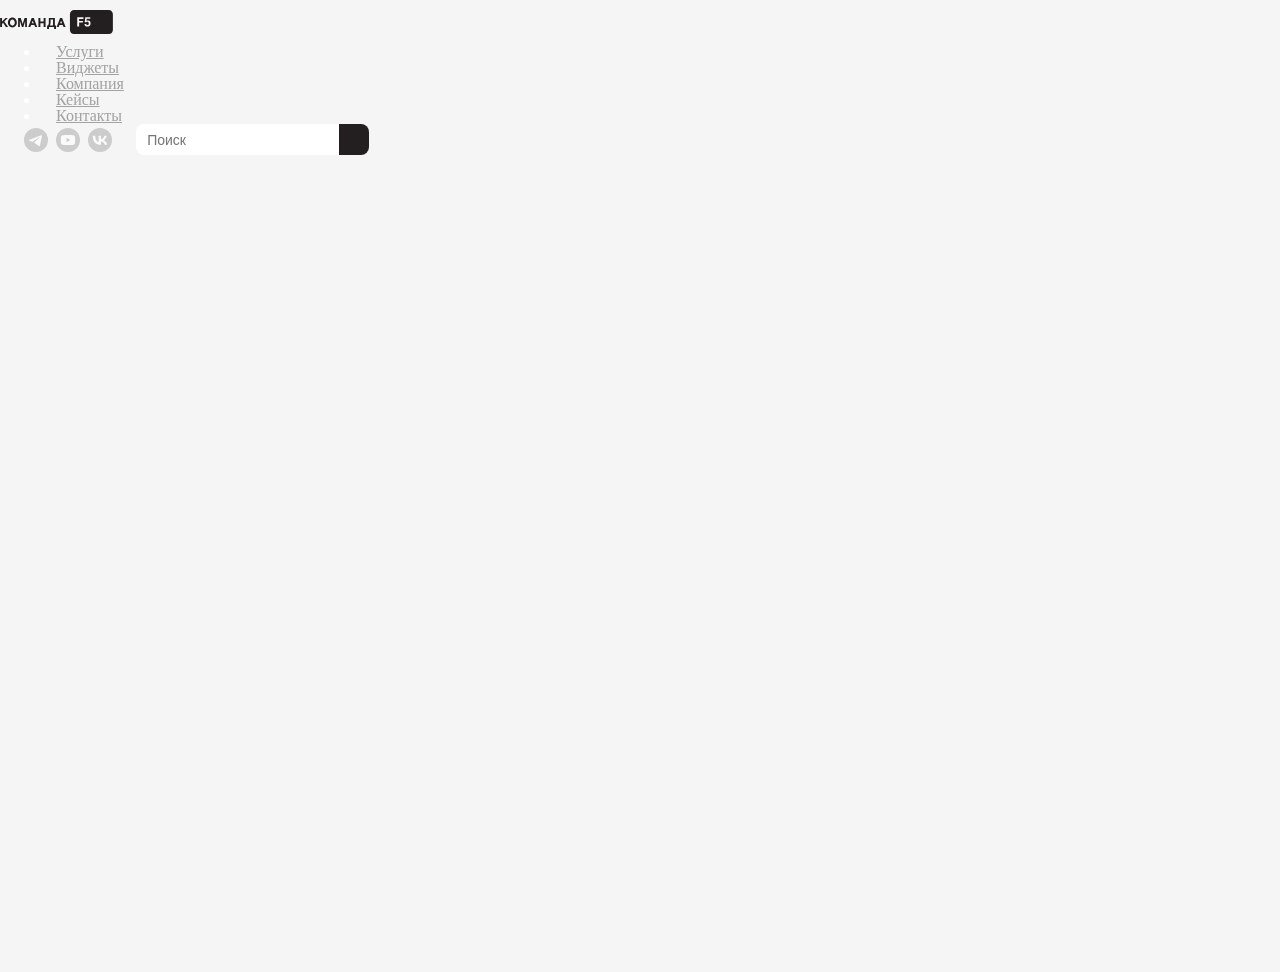
<file: index.html>
<!DOCTYPE html>
<html lang="en">
<head>
    <meta charset="UTF-8">
    <meta http-equiv="X-UA-Compatible" content="IE=edge">
    <meta name="viewport" content="width=device-width, initial-scale=1.0">
    <link type="Image/x-icon" href="/assets/images/favicon.ico" rel="icon">
    <!-- CSS only -->
    <link href="https://cdn.jsdelivr.net/npm/bootstrap@5.2.0/dist/css/bootstrap.min.css" rel="stylesheet" integrity="sha384-gH2yIJqKdNHPEq0n4Mqa/HGKIhSkIHeL5AyhkYV8i59U5AR6csBvApHHNl/vI1Bx" crossorigin="anonymous">
    <link rel="stylesheet" href="https://cdn.jsdelivr.net/npm/bootstrap-icons@1.9.1/font/bootstrap-icons.css" integrity="sha384-xeJqLiuOvjUBq3iGOjvSQSIlwrpqjSHXpduPd6rQpuiM3f5/ijby8pCsnbu5S81n" crossorigin="anonymous">
    <link rel="stylesheet" href="assets/css/style.css">
    <link rel="stylesheet" href="assets/css/adaptive.css">
    
    <title>Команда F5</title>
</head>

<body>
    

    <nav class="navbar navbar-expand-lg" id="nav">
        <div class="container-sm">
            <a class="logo" id="logo"></a>

            <div class="nav-more" id="nav-more">
                <div class="nav-more-icon"></div>    
            </div> 

            <div class="collapse navbar-collapse" id="navbarSupportedContent">
            
                <ul class="navbar-nav me-auto align-items-center" id="nav-inner">

                    <li class="nav-item">
                        <a class="nav-link" id="nav-item" href="#">Услуги</a>
                    </li>

                    <li class="nav-item">
                        <a class="nav-link" id="nav-item" href="#">Виджеты</a>
                    </li>

                    <li class="nav-item">
                        <a class="nav-link" id="nav-item" href="#">Компания</a>
                    </li>

                    <li class="nav-item">
                        <a class="nav-link" id="nav-item" href="#">Кейсы</a>
                    </li>

                    <li class="nav-item">
                        <a class="nav-link" id="nav-item" href="#">Контакты</a>
                    </li>

                </ul>

                <div id="nav-right">
                    <div class="social">

                    <a class="social_link" href="https://t.me/f5crm" target="_blank" title="Telegram">
                        <img class="social_icon" src="assets/images/social/tg.svg" alt="@f5crm">
                    </a>

                    <a class="social_link" href="https://www.youtube.com/channel/UCuko7VrPDNp9SisfUkXwygA/videos" target="_blank" title="YouTube">
                        <img class="social_icon" src="assets/images/social/yt.svg" alt="YouTube">
                    </a>

                    <a class="social_link" href="https://vk.com/comf5ru" target="_blank" title="ВКонтакте">
                        <img class="social_icon" src="assets/images/social/vk.svg" alt="comf5ru">
                    </a>

                    </div>

                    <form class="search" id="search" role="search">           
                        <input class="form-control me-2" id="search_box" type="search" placeholder="Поиск" aria-label="Search">
                        <div class="input-group-append"><button id="search_btn"><i id="search_icon" class="bi bi-search"></i></button></div>
                    </form>
                </div>
            </div>

        </div>
    </nav>


    
<!--------- INTRO --------->


    <section class="intro" id="intro">
        <div class="container-sm text-center h-100">
            <div class="row h-100" id="intro_inner">

                        <a id="intro_block" class="intro-item-1">
                            <div class="intro_content">
                                <div class="intro_content-grad"></div>
                                <img src="assets/images/intro_content/bg-1.png" class="intro_content-bg" alt="bg">
                                <div class="intro_content-title">Виджеты</div>
                            </div>
                            
                        </a>

                        <a id="intro_block" class="intro-item-2">
                            <div class="intro_content">
                                <div class="intro_content-grad"></div>
                                <img src="assets/images/intro_content/bg-1.png" class="intro_content-bg" alt="bg">
                                <div class="intro_content-title">Услуги</div>
                            </div>
                        </a>

                        <a id="intro_block" class="intro-item-3">
                            <div class="intro_content">
                                <div class="intro_content-grad"></div>
                                <img src="assets/images/intro_content/bg-3.jpg" class="intro_content-bg" alt="bg">
                                <div class="intro_content-title">Компания</div>
                            </div>
                        </a>

                        <a id="intro_block" class="intro-item-4">
                            <div class="intro_content">
                                <div class="intro_content-grad"></div>
                                <img src="assets/images/intro_content/bg-4.jpg" class="intro_content-bg" alt="bg">
                                <div class="intro_content-title">Кейсы</div>
                            </div>
                        </a>

                        <a id="intro_block" class="intro-item-5">
                            <div class="intro_content">
                                <div class="intro_content-grad"></div>
                                <img src="assets/images/intro_content/bg-1.png" class="intro_content-bg" alt="bg">
                                <div class="intro_content-title">Контакты</div>
                            </div>
                        </a>

                        <a id="intro_block" class="intro-item-6">
                            <div class="intro_content">
                                <div class="intro_content-grad"></div>
                                <img src="assets/images/intro_content/bg-2.jpg" class="intro_content-bg" alt="bg">
                                <div class="intro_content-title">Блог</div>
                                
                            </div>
                        </a>

                
            </div>
        </div>

    </section>



    <!-- JavaScript Bundle with Popper -->
    <script src="https://ajax.googleapis.com/ajax/libs/jquery/3.6.0/jquery.min.js"></script>
    <script src="assets/js/main.js"></script>
    <script src="https://cdn.jsdelivr.net/npm/bootstrap@5.2.0/dist/js/bootstrap.bundle.min.js" integrity="sha384-A3rJD856KowSb7dwlZdYEkO39Gagi7vIsF0jrRAoQmDKKtQBHUuLZ9AsSv4jD4Xa" crossorigin="anonymous"></script>
</body>
</html>
</file>
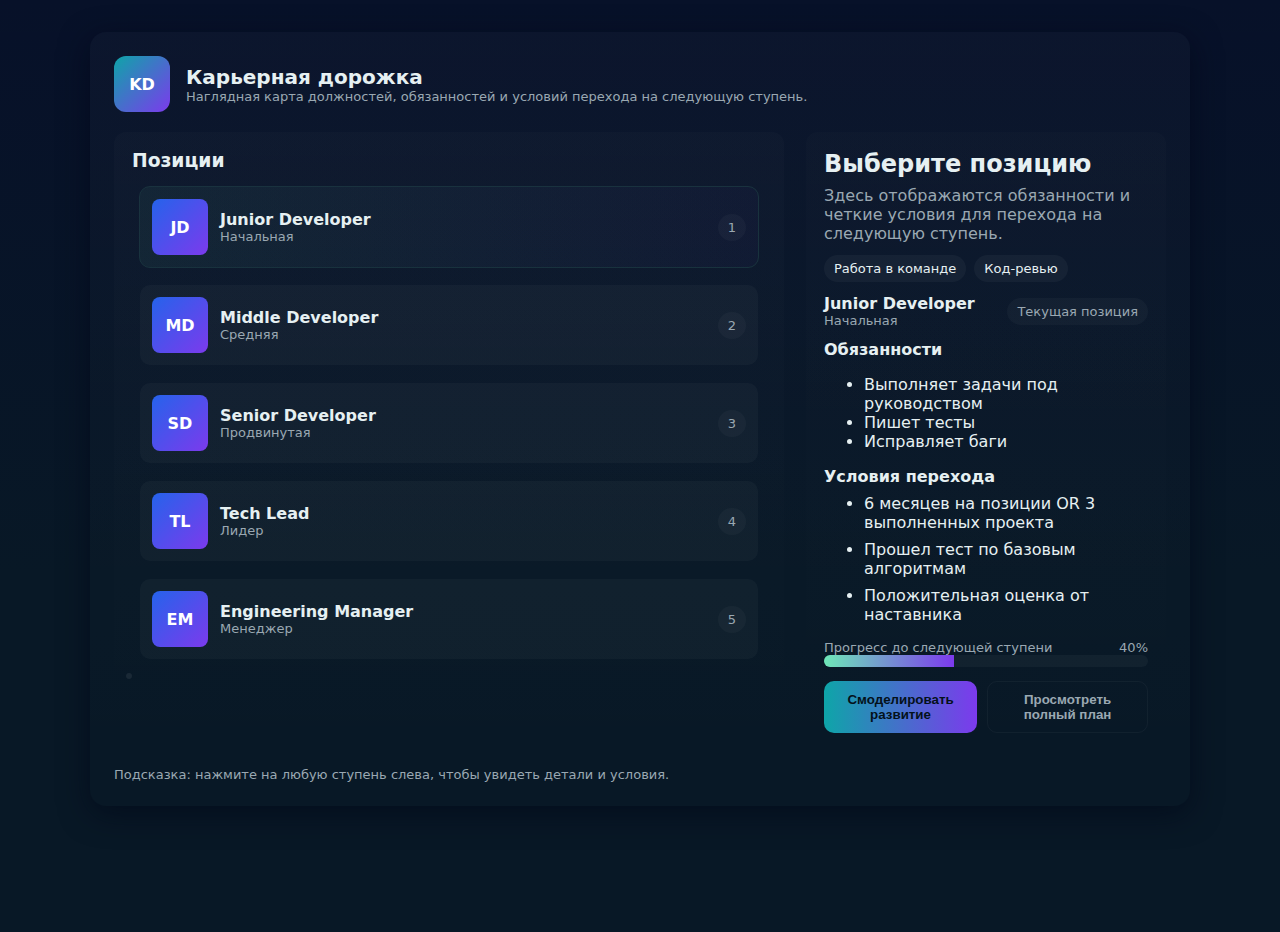
<file: career_path_module.html>
<!doctype html>
<html lang="ru">
<head>
  <meta charset="utf-8" />
  <meta name="viewport" content="width=device-width,initial-scale=1" />
  <title>Карьерная дорожка — интерактивный модуль</title>
  <style>
    :root{--bg:#0f1724;--card:#0b1220;--accent:#6ee7b7;--muted:#9aa8b2;--glass:rgba(255,255,255,0.03);--glass-2:rgba(255,255,255,0.04)}
    *{box-sizing:border-box}html,body{height:100%;margin:0;font-family:Inter, ui-sans-serif, system-ui, -apple-system, "Segoe UI", Roboto, "Helvetica Neue", Arial;color:#e6f0f2;background:linear-gradient(180deg,#071129 0%, #081826 60%);}
    .wrap{max-width:1100px;margin:32px auto;padding:24px;border-radius:16px;background:linear-gradient(180deg,rgba(255,255,255,0.02),transparent);box-shadow:0 8px 30px rgba(2,6,23,0.6);} 
    header{display:flex;align-items:center;gap:16px;margin-bottom:18px}
    .logo{width:56px;height:56px;border-radius:12px;background:linear-gradient(135deg,#0ea5a8,#7c3aed);display:flex;align-items:center;justify-content:center;color:white;font-weight:700}
    h1{font-size:20px;margin:0}
    p.lead{margin:0;color:var(--muted);font-size:13px}

    .layout{display:grid;grid-template-columns:1fr 360px;gap:22px;margin-top:20px}

    /* timeline */
    .timeline{background:linear-gradient(180deg,rgba(255,255,255,0.015),transparent);padding:18px;border-radius:12px}
    .steps{display:flex;flex-direction:column;gap:18px;padding:8px}
    .step{display:grid;grid-template-columns:56px 1fr auto;gap:12px;align-items:center;padding:12px;border-radius:10px;background:var(--glass);cursor:pointer;transition:transform .18s ease,box-shadow .18s;}
    .step:hover{transform:translateY(-6px);box-shadow:0 12px 30px rgba(2,6,23,0.45)}
    .step.active{background:linear-gradient(90deg,rgba(110,231,183,0.06),rgba(124,58,237,0.03));outline:1px solid rgba(110,231,183,0.12)}
    .avatar{width:56px;height:56px;border-radius:8px;background:linear-gradient(135deg,#2563eb,#7c3aed);display:flex;align-items:center;justify-content:center;color:white;font-weight:700}
    .meta{display:flex;flex-direction:column}
    .title{font-weight:600}
    .subtitle{font-size:13px;color:var(--muted)}
    .badge{padding:6px 10px;border-radius:999px;background:rgba(255,255,255,0.03);font-size:13px;color:var(--muted)}

    /* detail panel */
    .panel{background:linear-gradient(180deg,rgba(255,255,255,0.01),transparent);padding:18px;border-radius:12px;height:100%;display:flex;flex-direction:column}
    .panel h2{margin:0 0 8px 0}
    .panel .desc{color:var(--muted);margin-bottom:12px}
    .chips{display:flex;gap:8px;flex-wrap:wrap;margin-bottom:12px}
    .chip{padding:6px 10px;border-radius:999px;background:var(--glass-2);font-size:13px}
    .criteria{margin-top:8px}
    .criteria li{margin-bottom:8px}

    .progress-wrap{margin-top:14px}
    .progress{height:12px;background:rgba(255,255,255,0.04);border-radius:999px;overflow:hidden}
    .bar{height:100%;width:0%;background:linear-gradient(90deg,var(--accent),#7c3aed);transition:width .6s cubic-bezier(.2,.9,.2,1)}

    .actions{display:flex;gap:10px;margin-top:14px}
    .btn{padding:10px 12px;border-radius:10px;border:0;background:linear-gradient(90deg,#0ea5a8,#7c3aed);color:#04111a;font-weight:700;cursor:pointer}
    .btn.secondary{background:transparent;border:1px solid rgba(255,255,255,0.04);color:var(--muted)}

    /* small responsive */
    @media (max-width:980px){.layout{grid-template-columns:1fr;}.panel{order:2}}

    /* modal */
    .modal{position:fixed;inset:0;display:none;align-items:center;justify-content:center;background:linear-gradient(180deg,rgba(2,6,23,0.6),rgba(2,6,23,0.8));z-index:60}
    .modal.open{display:flex}
    .modal-card{width:680px;max-width:95%;background:#061024;padding:18px;border-radius:12px;box-shadow:0 20px 60px rgba(2,6,23,0.6)}
    .close{background:transparent;border:0;color:var(--muted);font-weight:700;padding:6px 8px;border-radius:8px;cursor:pointer}

    /* subtle timeline line */
    .line{position:relative;margin-left:28px;margin-top:6px}
    .dot{position:absolute;left:-34px;top:0;width:6px;height:6px;border-radius:50%;background:rgba(255,255,255,0.07)}

    footer{margin-top:16px;color:var(--muted);font-size:13px}
  </style>
</head>
<body>
  <div class="wrap" role="application" aria-label="Модуль Карьерная дорожка">
    <header>
      <div class="logo">KD</div>
      <div>
        <h1>Карьерная дорожка</h1>
        <p class="lead">Наглядная карта должностей, обязанностей и условий перехода на следующую ступень.</p>
      </div>
    </header>

    <div class="layout">
      <section class="timeline" aria-labelledby="timeline-title">
        <h3 id="timeline-title" style="margin:0 0 8px 0">Позиции</h3>
        <div class="steps" id="steps"></div>
        <div class="line" aria-hidden="true"><div class="dot"></div></div>
      </section>

      <aside class="panel" aria-labelledby="detail-title">
        <h2 id="detail-title">Выберите позицию</h2>
        <div class="desc">Здесь отображаются обязанности и четкие условия для перехода на следующую ступень.</div>

        <div id="detail-content" aria-live="polite">
          <div class="chips" id="tags"></div>
          <div style="display:flex;gap:12px;align-items:center;justify-content:space-between">
            <div>
              <div style="font-weight:700" id="position-name">—</div>
              <div class="subtitle" id="position-level">—</div>
            </div>
            <div class="badge" id="position-status">Статус</div>
          </div>

          <div style="margin-top:12px">
            <strong>Обязанности</strong>
            <ul id="responsibilities"></ul>
          </div>

          <div style="margin-top:8px">
            <strong>Условия перехода</strong>
            <ul id="criteria" class="criteria"></ul>
          </div>

          <div class="progress-wrap">
            <div style="display:flex;justify-content:space-between;font-size:13px;color:var(--muted)">
              <div>Прогресс до следующей ступени</div>
              <div id="progress-percent">0%</div>
            </div>
            <div class="progress"><div class="bar" id="progress-bar"></div></div>
          </div>

          <div class="actions">
            <button class="btn" id="simulate">Смоделировать развитие</button>
            <button class="btn secondary" id="open-modal">Просмотреть полный план</button>
          </div>
        </div>
      </aside>
    </div>

    <footer>Подсказка: нажмите на любую ступень слева, чтобы увидеть детали и условия.</footer>
  </div>

  <div class="modal" id="modal" role="dialog" aria-modal="true" aria-label="Полный план карьерной дорожки">
    <div class="modal-card">
      <div style="display:flex;justify-content:space-between;align-items:center;margin-bottom:10px">
        <strong>Полный план карьерной дорожки</strong>
        <button class="close" id="close-modal">✕</button>
      </div>
      <div id="modal-body" style="max-height:60vh;overflow:auto"></div>
    </div>
  </div>

  <script>
    // Данные — замените на реальные из вашей компании
    const positions = [
      {
        id: 'junior', title: 'Junior Developer', level: 'Начальная', tags: ['Работа в команде','Код-ревью'],
        responsibilities: ['Выполняет задачи под руководством', 'Пишет тесты', 'Исправляет баги'],
        criteria: ['6 месяцев на позиции OR 3 выполненных проекта', 'Прошел тест по базовым алгоритмам', 'Положительная оценка от наставника']
      },
      {
        id: 'middle', title: 'Middle Developer', level: 'Средняя', tags: ['Автономность','Архитектура'],
        responsibilities: ['Разрабатывает фичи среднего уровня', 'Помогает младшим коллегам', 'Проводит код-ревью'],
        criteria: ['12 месяцев опыта или 5 успешных релизов', 'Умение проектировать компоненты', 'Хорошие оценки по продуктивности']
      },
      {
        id: 'senior', title: 'Senior Developer', level: 'Продвинутая', tags: ['Лидство','Оптимизация'],
        responsibilities: ['Оптимизирует архитектуру', 'Ведет сложные задачи', 'Принимает технические решения'],
        criteria: ['Ведение проекта в роли тим-лида', 'Менторство над 3+ сотрудниками', 'Вклад в стратегию команды']
      },
      {
        id: 'lead', title: 'Tech Lead', level: 'Лидер', tags: ['Стратегия','Руководство'],
        responsibilities: ['Руководит техническим направлением', 'Принимает архитектурные решения','Координирует несколько команд'],
        criteria: ['Успешные проекты под руководством', 'Навыки коммуникации и управления', 'Высокая оценка стейкхолдеров']
      },
      {
        id: 'manager', title: 'Engineering Manager', level: 'Менеджер', tags: ['HR','Бюджетирование'],
        responsibilities: ['Управление командой','Ресурсы и планирование','Развитие сотрудников'],
        criteria: ['Опыт управления командой', 'Умение проводить performance review', 'Навыки найма и бюджетирования']
      }
    ];

    const stepsEl = document.getElementById('steps');
    const nameEl = document.getElementById('position-name');
    const levelEl = document.getElementById('position-level');
    const tagsEl = document.getElementById('tags');
    const respEl = document.getElementById('responsibilities');
    const critEl = document.getElementById('criteria');
    const statusEl = document.getElementById('position-status');
    const progBar = document.getElementById('progress-bar');
    const progPct = document.getElementById('progress-percent');
    const modal = document.getElementById('modal');
    const modalBody = document.getElementById('modal-body');

    let activeId = positions[0].id;

    function renderSteps(){
      stepsEl.innerHTML = '';
      positions.forEach((p, idx) =>{
        const step = document.createElement('div');
        step.className = 'step' + (p.id===activeId? ' active':'');
        step.setAttribute('role','button');
        step.setAttribute('tabindex','0');
        step.innerHTML = `
          <div class="avatar">${p.title.split(' ').map(w=>w[0]).slice(0,2).join('')}</div>
          <div class="meta">
            <div class="title">${p.title}</div>
            <div class="subtitle">${p.level}</div>
          </div>
          <div class="badge">${idx+1}</div>
        `;
        step.addEventListener('click', ()=>select(p.id));
        step.addEventListener('keydown', (e)=>{ if(e.key==='Enter' || e.key===' ') select(p.id); });
        stepsEl.appendChild(step);
      });
    }

    function select(id){
      activeId = id;
      const p = positions.find(x=>x.id===id);
      renderSteps();

      nameEl.textContent = p.title;
      levelEl.textContent = p.level;
      statusEl.textContent = 'Текущая позиция';

      tagsEl.innerHTML = '';
      p.tags.forEach(t=>{const c=document.createElement('div');c.className='chip';c.textContent=t;tagsEl.appendChild(c)});

      respEl.innerHTML = '';
      p.responsibilities.forEach(r=>{const li=document.createElement('li');li.textContent=r;respEl.appendChild(li)});

      critEl.innerHTML = '';
      p.criteria.forEach(c=>{const li=document.createElement('li');li.textContent=c;critEl.appendChild(li)});

      // mock progress based on position index
      const idx = positions.findIndex(x=>x.id===id);
      const percent = Math.round((idx/ (positions.length-1))*30 + 40); // visual mapping
      progBar.style.width = percent + '%';
      progPct.textContent = percent + '%';
    }

    // modal full plan
    function openModal(){
      modal.classList.add('open');
      modalBody.innerHTML = '';
      positions.forEach((p, i)=>{
        const wrap = document.createElement('div');
        wrap.style.padding='12px';wrap.style.borderBottom='1px solid rgba(255,255,255,0.02)';
        wrap.innerHTML = `
          <div style="display:flex;justify-content:space-between;align-items:center;gap:12px">
            <div>
              <div style="font-weight:700">${i+1}. ${p.title}</div>
              <div style="color:var(--muted);font-size:13px">${p.level}</div>
            </div>
            <div style="text-align:right">
              <div style="font-size:13px;color:var(--muted)">Ключевые обязанности</div>
              <div style="font-size:13px">${p.responsibilities.slice(0,2).join(', ')}${p.responsibilities.length>2? '...' : ''}</div>
            </div>
          </div>
          <div style="margin-top:8px;color:var(--muted);font-size:13px"><strong>Условия перехода:</strong> ${p.criteria.join('; ')}</div>
        `;
        modalBody.appendChild(wrap);
      });
    }

    document.getElementById('open-modal').addEventListener('click', openModal);
    document.getElementById('close-modal').addEventListener('click', ()=>modal.classList.remove('open'));
    modal.addEventListener('click',(e)=>{ if(e.target===modal) modal.classList.remove('open'); });

    // simulate progression: increment progress
    document.getElementById('simulate').addEventListener('click', ()=>{
      const idx = positions.findIndex(x=>x.id===activeId);
      let cur = parseInt(progBar.style.width) || 0;
      cur = Math.min(100, cur + Math.round(10 + Math.random()*20));
      progBar.style.width = cur + '%';
      progPct.textContent = cur + '%';

      // if progress reaches 100, auto-advance to next if exists
      if(cur >= 85 && idx < positions.length -1){
        const next = positions[idx+1];
        setTimeout(()=>{
          select(next.id);
          // small celebratory effect
          flashBadge(idx+1);
        }, 500);
      }
    });

    function flashBadge(index){
      const badges = document.querySelectorAll('.step .badge');
      if(badges[index]){
        badges[index].style.transition='transform .36s ease, background .36s';
        badges[index].style.transform='scale(1.2)';
        setTimeout(()=>{badges[index].style.transform='';},600);
      }
    }

    // initial render
    renderSteps();
    select(activeId);

    // accessibility: keyboard shortcuts
    document.addEventListener('keydown',(e)=>{
      const idx = positions.findIndex(x=>x.id===activeId);
      if(e.key==='ArrowRight' && idx < positions.length-1) select(positions[idx+1].id);
      if(e.key==='ArrowLeft' && idx > 0) select(positions[idx-1].id);
    });
  </script>
</body>
</html>
</file>
<file: assets/css/style.css>
body {
  color: #fff;
  font-family: 'Circe';
  font-size: 16px;
  font-weight: normal;
  line-height: 100%;
}

* {
  margin: 0;
  padding: 0;
}

*:after
*:before {
  box-sizing: border-box;
}

.p-3 {
  padding: 40px 0 !important;
}

/* ========== NAVBAR ========== */
#logo {
  background: url("../images/logo.png") center center no-repeat transparent;
  background-image: url("../images/logo.svg"), -khtml-linear-gradient(transparent, transparent);
  background-image: url("../images/logo.svg"), -webkit-linear-gradient(transparent, transparent);
  background-image: url("../images/logo.svg"), url("../images/logo.png");
  background-image: url("../images/logo.svg"), -ms-linear-gradient(transparent, transparent);
  background-image: url("../images/logo.svg"), linear-gradient(transparent, transparent);
  background-image: url("../images/logo.svg"), -o-linear-gradient(transparent, transparent);
  background-repeat: no-repeat, no-repeat;
  -moz-background-size: 0 0, 100% 100%;
  background-size: 100% 100%, 0 0;
  display: block;
  height: 24px;
  width: 113px;
  cursor: pointer;
  margin: 10px 0;
}

#nav {
  position: fixed;
  top: 0;
  right: 0;
  left: 0;
  z-index: 1000;
}
#nav-inner {
  margin-left: 40px;
}
#nav-item {
  font-size: 16px;
  font-weight: 300;
  padding: 0.5em 1em;
  color: #a3a3a3;
}
#nav-item:hover {
  color: #14d181;
}
#nav-right {
  display: flex;
  flex-direction: row;
}

.nav-more {
  position: relative;
  justify-content: center;
  align-items: center;
  width: 24px;
  height: 24px;
  cursor: pointer;
  transition: all .3s ease-in-out;
  display: none;
}
.nav-more-icon {
  width: 20px;
  height: 1px;
  background: #231F20;
  border-radius: 5px;
  transition: all .3s ease-in-out;
}
.nav-more-icon:before, .nav-more-icon::after {
  content: '';
  position: absolute;
  width: 20px;
  height: 1px;
  background: #231F20;
  border-radius: 5px;
  transition: all .3s ease-in-out;
}
.nav-more-icon::before {
  transform: translateY(-5px);
}
.nav-more-icon::after {
  transform: translateY(5px);
}
.nav-more.active .nav-more-icon {
  transform: translateX(-20px);
  background: transparent;
}
.nav-more.active .nav-more-icon::before {
  transform: rotate(45deg) translate(15px, -15px);
}
.nav-more.active .nav-more-icon::after {
  transform: rotate(-45deg) translate(15px, 15px);
}

.social {
  display: flex;
  align-items: center;
  flex-direction: row;
  margin: 0px 20px;
}
.social_link {
  width: 24px;
  height: 24px;
  margin: 0 4px;
  border-radius: 24px;
  background-color: #a3a3a3;
  align-items: center;
  opacity: .5;
  transition: opacity .3s ease-in-out;
}
.social_link:hover {
  opacity: 1;
}
.social_icon {
  width: 100%;
  height: auto;
}

#search {
  display: flex;
  flex-direction: row;
  border-radius: 0.5em;
  overflow: hidden;
}
#search_bar {
  padding: 8px;
}
#search_box {
  width: 100%;
  border-radius: 0;
  padding: 8px 0.8em 7px;
  font-size: 14px;
  font-weight: 300;
  border: 0;
  margin-right: 0 !important;
}
#search_box:focus {
  box-shadow: none;
}
#search_btn {
  text-align: start;
  margin: auto;
  height: 100%;
  border: 0;
  padding: 0 1.2em 0 1em;
  background-color: #231F20;
}
#search_icon {
  color: #fff;
  font-size: 14px;
}

/* ========== INTRO ==========*/
.intro {
  width: 100%;
  margin: 0 auto;
  height: 100vh;
  display: flex;
  align-items: center;
  flex-direction: column;
  padding-top: 52px;
}
.intro-item-1 {
  grid-column: 1 / 5;
  grid-row: 1 / 3;
}
.intro-item-2 {
  grid-column: 5 / 9;
  grid-row: 1 / 3;
}
.intro-item-3 {
  grid-column: 1 / 4;
  grid-row: 3 / 5;
}
.intro-item-4 {
  grid-column: 9 / 12;
  grid-row: 1 / 3;
}
.intro-item-5 {
  grid-column: 9 / 12;
  grid-row: 3 / 5;
}
.intro-item-6 {
  grid-column: 4 / 9;
  grid-row: 3 / 5;
}
.intro_content {
  position: relative;
  width: 100%;
  height: 100%;
  display: flex;
  justify-content: center;
  align-items: center;
  margin: 0 auto;
  cursor: pointer;
  z-index: 1;
  overflow: hidden;
  border-radius: 1em;
  background-color: white;
  font-weight: 300;
  font-size: 20px;
  transition: all .3s ease-in-out;
}
.intro_content-grad {
  width: 100%;
  height: 100%;
  position: absolute;
  z-index: 3;
  background: linear-gradient(45deg, rgba(35, 31, 32, 0.05), rgba(35, 31, 32, 0.05) 100%), linear-gradient(0deg, whitesmoke 0%, rgba(245, 245, 245, 0.8) 100%);
  transition: all .6s ease-in-out;
}
.intro_content-bg {
  z-index: 1;
  position: absolute;
  width: 200%;
  height: auto;
  background-size: cover 20%;
  margin-top: 10%;
  transition: all .8s ease-in-out;
}
.intro_content-title {
  position: absolute;
  z-index: 4;
  font-weight: 400;
  color: #231F20;
  text-transform: uppercase;
  transform: translate3d(0px, 0px, 0px) scale3d(1, 1, 1) rotateX(0deg) rotateY(0deg) rotateZ(0deg) skew(0deg, 0deg);
  transform-style: preserve-3d;
  transition: .3s ease-in-out;
}
.intro_content:hover {
  z-index: 3;
}
.intro_content:hover .intro_content-bg {
  margin-top: 0;
}
.intro_content:hover .intro_content-grad {
  background: linear-gradient(45deg, rgba(35, 31, 32, 0.6), rgba(35, 31, 32, 0.6) 100%), linear-gradient(0deg, whitesmoke 0%, rgba(245, 245, 245, 0.8) 100%);
}
.intro_content:hover .intro_content-title {
  color: #fff;
  transform: translate3d(0px, 0px, 0px) scale3d(1.1, 1.1, 1.1) rotateX(0deg) rotateY(0deg) rotateZ(0deg) skew(0deg, 0deg);
  transform-style: preserve-3d;
}

#intro {
  background-color: #1C191A;
  padding-bottom: 20px;
  background: #f5f5f5;
  background-size: 400% 400%;
  animation: gradient 15s ease infinite;
}
#intro_row {
  height: 33.333333%;
}
#intro_block {
  padding: 8px;
  color: #fff;
  text-decoration: none;
}
#intro_inner {
  display: grid;
  grid-template-columns: repeat(11, 1fr);
}

/* ========== SECTION ========== */
.section {
  height: 100vh;
  display: flex;
  flex-direction: column;
  text-align: center;
  align-items: center;
  margin: 0 auto;
  padding: 48px 24px;
}
</file>
<file: assets/css/adaptive.css>
@media (max-width: 992px) {
  .nav-more {
    display: flex;
  }
  .nav-item {
    width: 100%;
    text-align: center;
  }
  .nav-link {
    padding: 10px 0 !important;
  }

  #nav {
    background-color: #f5f5f5;
  }
  #nav-inner {
    margin-left: 0;
  }
  #nav-right {
    flex-direction: column;
    align-items: center;
  }

  .social {
    margin: 10px 0;
  }

  #search {
    margin: 10px 0;
  }

  .intro {
    padding-top: 60px;
  }
  .intro-item-1 {
    grid-column: 6 / 12;
    grid-row: 1 / 2;
  }
  .intro-item-2 {
    grid-column: 1 / 6;
    grid-row: 1 / 2;
  }
  .intro-item-3 {
    grid-column: 1 / 5;
    grid-row: 3 / 4;
  }
  .intro-item-4 {
    grid-column: 1 / 8;
    grid-row: 2 / 3;
  }
  .intro-item-5 {
    grid-column: 8 / 12;
    grid-row: 2 / 3;
  }
  .intro-item-6 {
    grid-column: 5 / 12;
    grid-row: 3 / 4;
  }
  .intro_content {
    font-size: 16px;
  }
}
@media (max-width: 768px) {
  #intro_inner {
    display: grid;
  }

  .intro {
    padding-top: 60px;
  }
  .intro-item-1 {
    grid-column: 6 / 12;
    grid-row: 1 / 3;
  }
  .intro-item-2 {
    grid-column: 1 / 6;
    grid-row: 1 / 3;
  }
  .intro-item-3 {
    grid-column: 5 / 9;
    grid-row: 3 / 4;
  }
  .intro-item-4 {
    grid-column: 1 / 5;
    grid-row: 3 / 4;
  }
  .intro-item-5 {
    grid-column: 9 / 12;
    grid-row: 3 / 4;
  }
  .intro-item-6 {
    grid-column: 1 / 12;
    grid-row: 4 / 6;
  }
  .intro_content {
    font-size: 14px;
  }
}
@media (max-width: 576px) {
  #nav {
    padding: 8px 16px !important;
  }

  .intro {
    height: 200vh;
    padding: 60px 16px 20px 16px;
  }
  .intro-item-1 {
    grid-column: 1 / 11;
    grid-row: 2 / 4;
  }
  .intro-item-2 {
    grid-column: 1 / 11;
    grid-row: 1 / 2;
  }
  .intro-item-3 {
    grid-column: 1 / 6;
    grid-row: 5 / 6;
  }
  .intro-item-4 {
    grid-column: 1 / 11;
    grid-row: 4 / 5;
  }
  .intro-item-5 {
    grid-column: 6 / 11;
    grid-row: 5 / 6;
  }
  .intro-item-6 {
    grid-column: 1 / 11;
    grid-row: 6 / 10;
  }
}
@media (max-width: 376px) {
  .intro_content {
    border-radius: 0.6em;
  }
  .intro-item-1 {
    grid-column: 1 / 12;
    grid-row: 2 / 4;
  }
  .intro-item-2 {
    grid-column: 1 / 12;
    grid-row: 1 / 2;
  }
  .intro-item-3 {
    grid-column: 1 / 12;
    grid-row: 6 / 7;
  }
  .intro-item-4 {
    grid-column: 1 / 12;
    grid-row: 4 / 6;
  }
  .intro-item-5 {
    grid-column: 1 / 12;
    grid-row: 7 / 8;
  }
  .intro-item-6 {
    grid-column: 1 / 12;
    grid-row: 8 / 12;
  }
}
</file>
